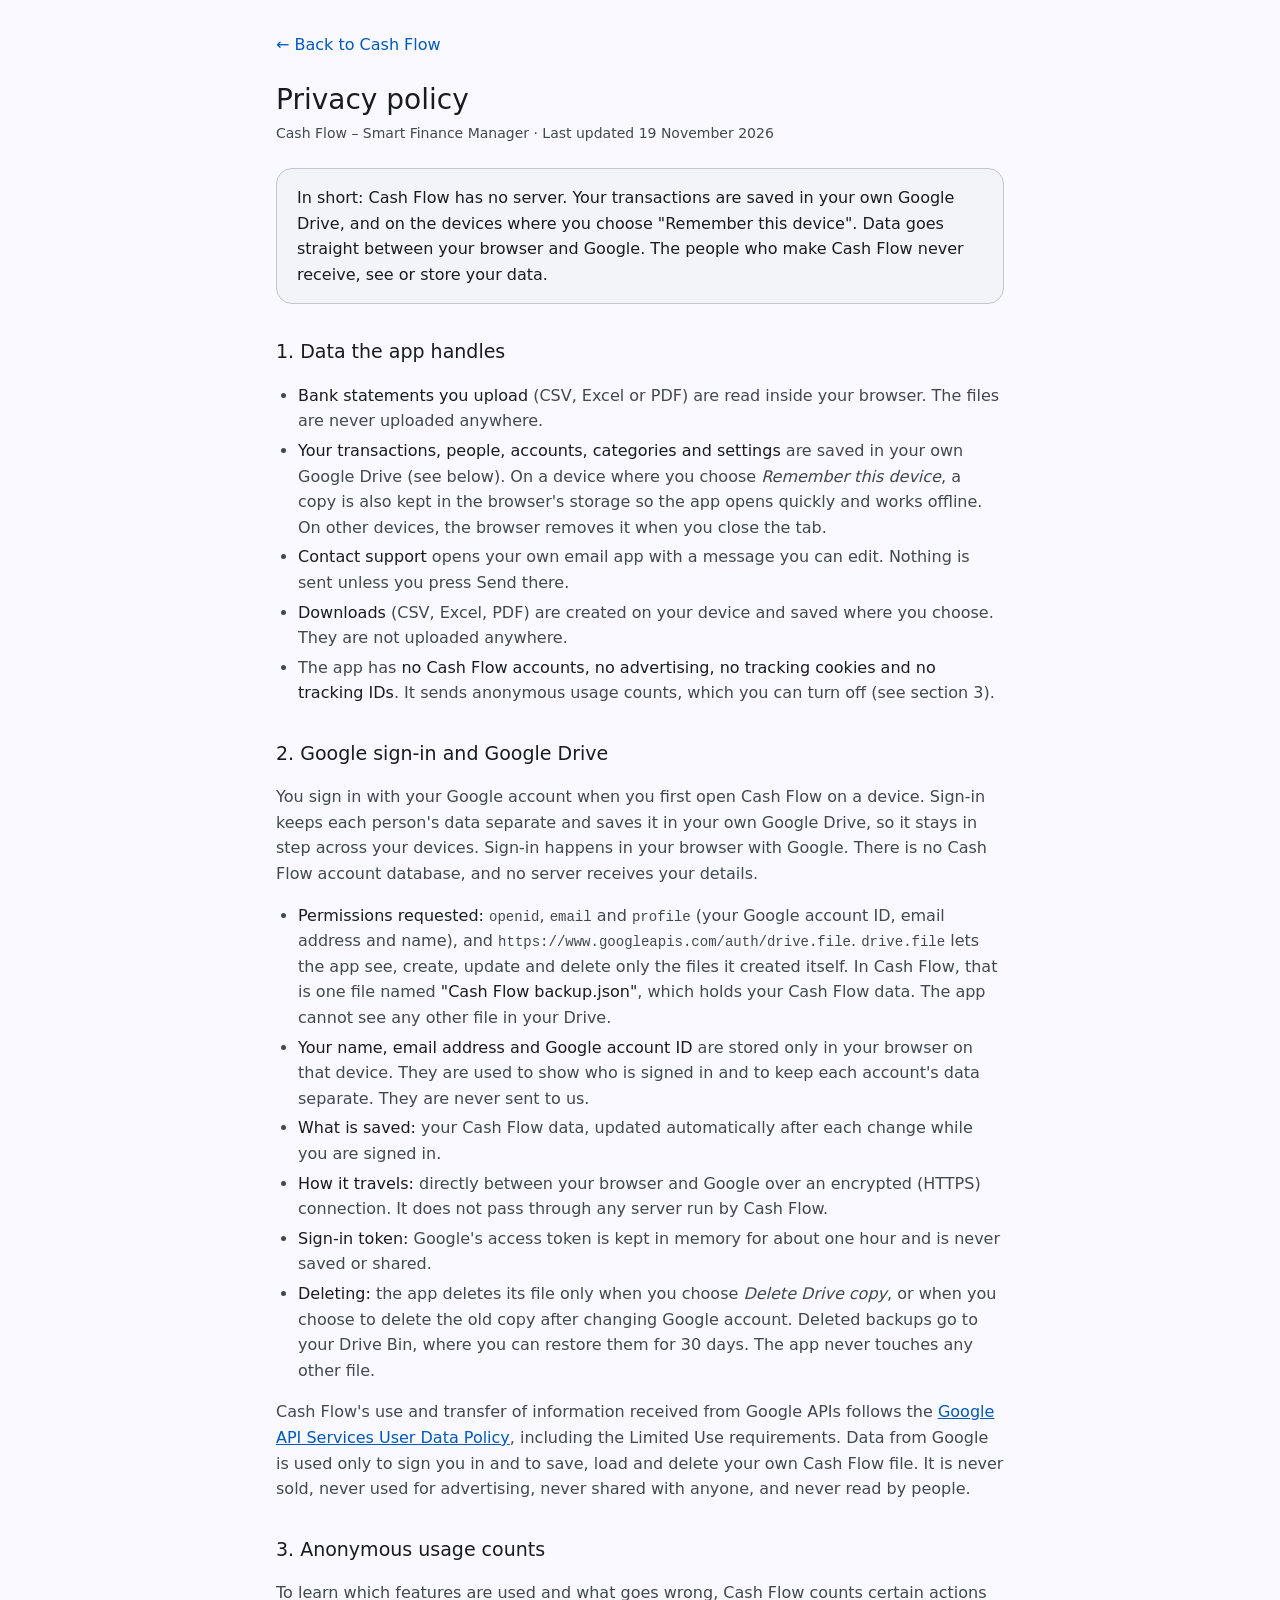
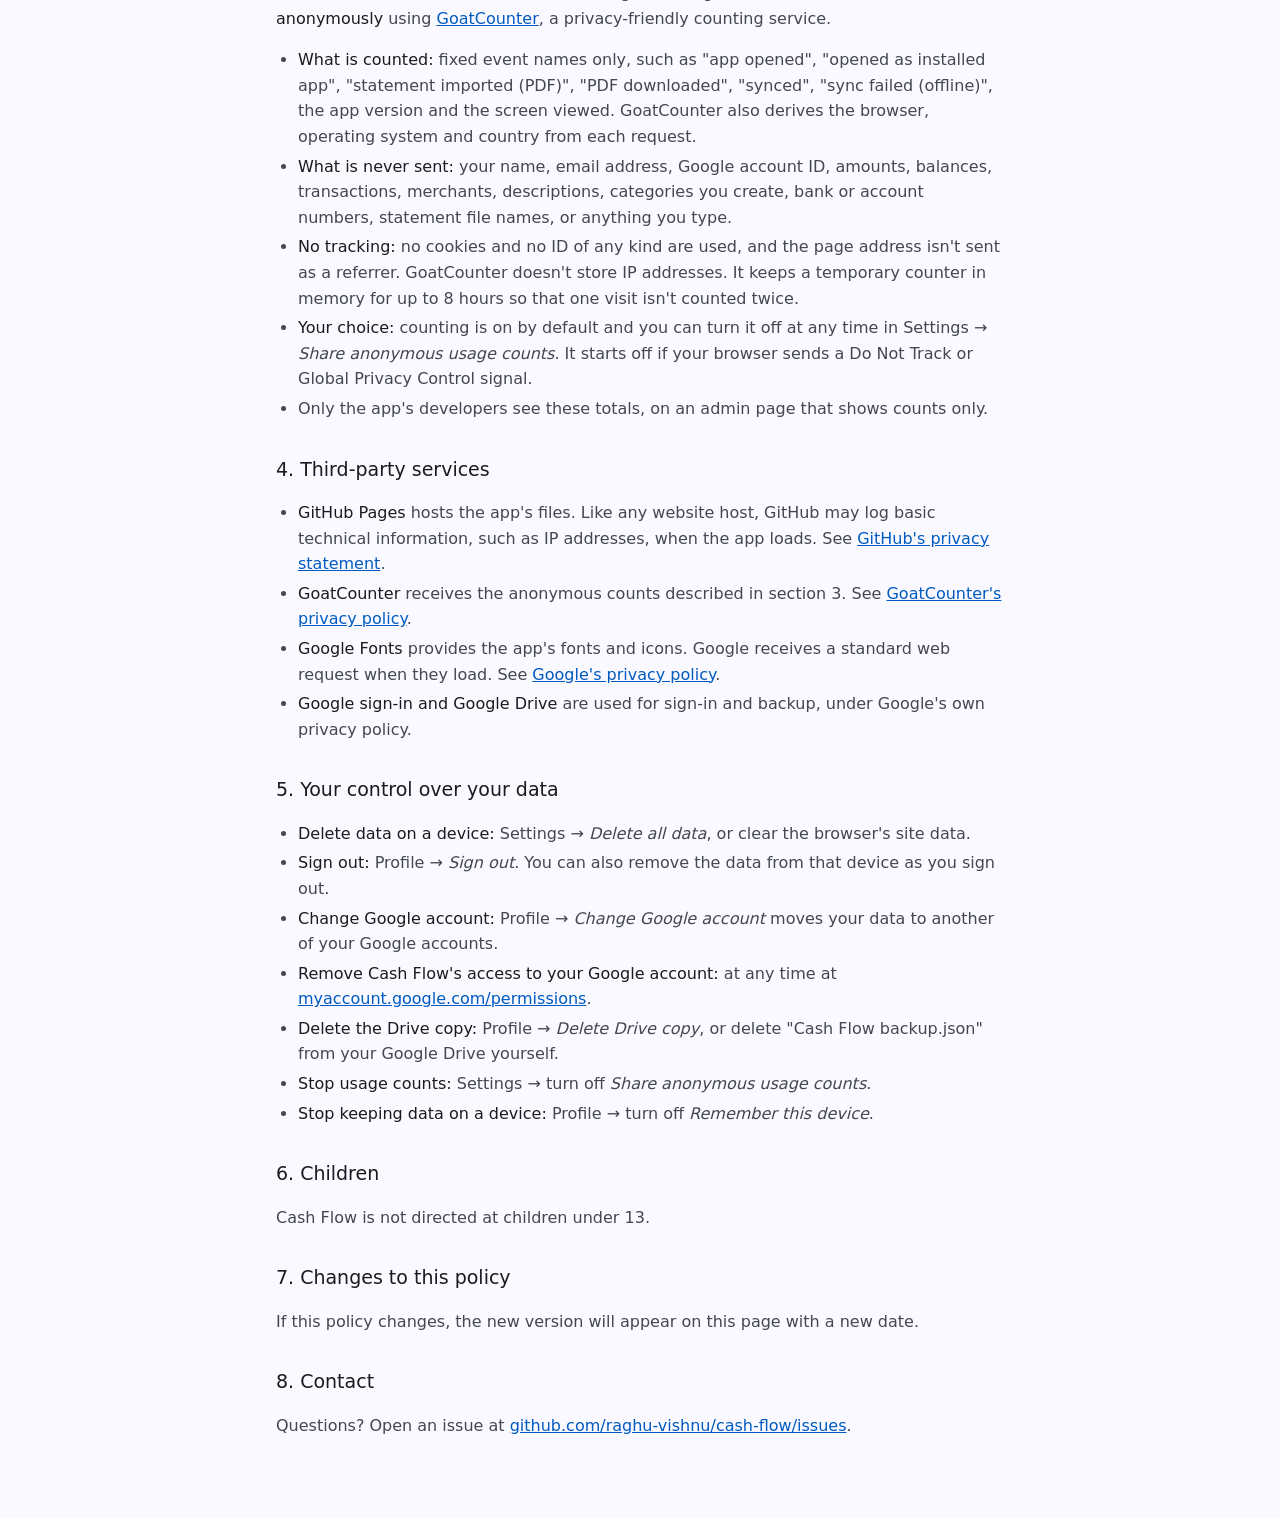
<file: privacy.html>
<!doctype html>
<html lang="en">
<head>
<meta charset="utf-8">
<meta name="viewport" content="width=device-width, initial-scale=1">
<title>Cash Flow · Privacy policy</title>
<meta name="description" content="How Cash Flow handles your data: it is saved in your own Google Drive and on the devices you choose. Cash Flow has no server.">
<link rel="icon" href="icons/icon.svg" type="image/svg+xml">
<script>try { const t = localStorage.getItem('cashflow.theme'); if (t === 'light' || t === 'dark') document.documentElement.dataset.theme = t; } catch (e) {}</script>
<style>
  :root { color-scheme: light; --bg: #F9F9FF; --card: #F3F3FA; --text: #1A1B20; --text-2: #44474F; --primary: #005AC1; --line: #C4C6D0; }
  @media (prefers-color-scheme: dark) { :root:not([data-theme="light"]) { color-scheme: dark; --bg: #111318; --card: #1A1B20; --text: #E2E2E9; --text-2: #C4C6D0; --primary: #ADC6FF; --line: #44474F; } }
  :root[data-theme="dark"] { color-scheme: dark; --bg: #111318; --card: #1A1B20; --text: #E2E2E9; --text-2: #C4C6D0; --primary: #ADC6FF; --line: #44474F; }
  * { box-sizing: border-box; }
  body { margin: 0; background: var(--bg); color: var(--text); font: 16px/1.6 Roboto, system-ui, -apple-system, "Segoe UI", sans-serif; }
  main { max-width: 760px; margin: 0 auto; padding: 32px 16px 64px; }
  h1 { font-size: 28px; line-height: 36px; font-weight: 500; margin: 0 0 4px; }
  h2 { font-size: 19px; font-weight: 500; margin: 32px 0 8px; }
  p, li { color: var(--text-2); }
  ul { padding-left: 22px; }
  li { margin: 4px 0; }
  a { color: var(--primary); }
  b { color: var(--text); font-weight: 500; }
  .meta { color: var(--text-2); font-size: 14px; margin: 0 0 24px; }
  .summary { background: var(--card); border: 1px solid var(--line); border-radius: 16px; padding: 16px 20px; }
  .summary p { margin: 0; color: var(--text); }
  .back { display: inline-block; margin-bottom: 24px; text-decoration: none; font-weight: 500; }
  code { font-size: 14px; overflow-wrap: anywhere; }
</style>
</head>
<body>
<main>
  <a class="back" href="./">← Back to Cash Flow</a>
  <h1>Privacy policy</h1>
  <p class="meta">Cash Flow – Smart Finance Manager · Last updated 19 November 2026</p>

  <div class="summary"><p><b>In short:</b> Cash Flow has no server. Your transactions are saved in <b>your own</b> Google Drive, and on the devices where you choose "Remember this device". Data goes straight between your browser and Google. The people who make Cash Flow never receive, see or store your data.</p></div>

  <h2>1. Data the app handles</h2>
  <ul>
    <li><b>Bank statements you upload</b> (CSV, Excel or PDF) are read inside your browser. The files are never uploaded anywhere.</li>
    <li><b>Your transactions, people, accounts, categories and settings</b> are saved in your own Google Drive (see below). On a device where you choose <i>Remember this device</i>, a copy is also kept in the browser's storage so the app opens quickly and works offline. On other devices, the browser removes it when you close the tab.</li>
    <li><b>Contact support</b> opens your own email app with a message you can edit. Nothing is sent unless you press Send there.</li>
    <li><b>Downloads</b> (CSV, Excel, PDF) are created on your device and saved where you choose. They are not uploaded anywhere.</li>
    <li>The app has <b>no Cash Flow accounts, no advertising, no tracking cookies and no tracking IDs</b>. It sends anonymous usage counts, which you can turn off (see section 3).</li>
  </ul>

  <h2>2. Google sign-in and Google Drive</h2>
  <p>You sign in with your Google account when you first open Cash Flow on a device. Sign-in keeps each person's data separate and saves it in your own Google Drive, so it stays in step across your devices. Sign-in happens in your browser with Google. There is no Cash Flow account database, and no server receives your details.</p>
  <ul>
    <li><b>Permissions requested:</b> <code>openid</code>, <code>email</code> and <code>profile</code> (your Google account ID, email address and name), and <code>https://www.googleapis.com/auth/drive.file</code>. <code>drive.file</code> lets the app see, create, update and delete only the files it created itself. In Cash Flow, that is one file named <b>"Cash Flow backup.json"</b>, which holds your Cash Flow data. The app cannot see any other file in your Drive.</li>
    <li><b>Your name, email address and Google account ID</b> are stored only in your browser on that device. They are used to show who is signed in and to keep each account's data separate. They are never sent to us.</li>
    <li><b>What is saved:</b> your Cash Flow data, updated automatically after each change while you are signed in.</li>
    <li><b>How it travels:</b> directly between your browser and Google over an encrypted (HTTPS) connection. It does not pass through any server run by Cash Flow.</li>
    <li><b>Sign-in token:</b> Google's access token is kept in memory for about one hour and is never saved or shared.</li>
    <li><b>Deleting:</b> the app deletes its file only when you choose <i>Delete Drive copy</i>, or when you choose to delete the old copy after changing Google account. Deleted backups go to your Drive Bin, where you can restore them for 30 days. The app never touches any other file.</li>
  </ul>
  <p>Cash Flow's use and transfer of information received from Google APIs follows the <a href="https://developers.google.com/terms/api-services-user-data-policy" rel="noopener">Google API Services User Data Policy</a>, including the Limited Use requirements. Data from Google is used only to sign you in and to save, load and delete your own Cash Flow file. It is never sold, never used for advertising, never shared with anyone, and never read by people.</p>

  <h2 id="usage">3. Anonymous usage counts</h2>
  <p>To learn which features are used and what goes wrong, Cash Flow counts certain actions <b>anonymously</b> using <a href="https://www.goatcounter.com/help/privacy" rel="noopener">GoatCounter</a>, a privacy-friendly counting service.</p>
  <ul>
    <li><b>What is counted:</b> fixed event names only, such as "app opened", "opened as installed app", "statement imported (PDF)", "PDF downloaded", "synced", "sync failed (offline)", the app version and the screen viewed. GoatCounter also derives the browser, operating system and country from each request.</li>
    <li><b>What is never sent:</b> your name, email address, Google account ID, amounts, balances, transactions, merchants, descriptions, categories you create, bank or account numbers, statement file names, or anything you type.</li>
    <li><b>No tracking:</b> no cookies and no ID of any kind are used, and the page address isn't sent as a referrer. GoatCounter doesn't store IP addresses. It keeps a temporary counter in memory for up to 8 hours so that one visit isn't counted twice.</li>
    <li><b>Your choice:</b> counting is on by default and you can turn it off at any time in Settings → <i>Share anonymous usage counts</i>. It starts off if your browser sends a Do Not Track or Global Privacy Control signal.</li>
    <li>Only the app's developers see these totals, on an admin page that shows counts only.</li>
  </ul>

  <h2>4. Third-party services</h2>
  <ul>
    <li><b>GitHub Pages</b> hosts the app's files. Like any website host, GitHub may log basic technical information, such as IP addresses, when the app loads. See <a href="https://docs.github.com/en/site-policy/privacy-policies/github-general-privacy-statement" rel="noopener">GitHub's privacy statement</a>.</li>
    <li><b>GoatCounter</b> receives the anonymous counts described in section 3. See <a href="https://www.goatcounter.com/help/privacy" rel="noopener">GoatCounter's privacy policy</a>.</li>
    <li><b>Google Fonts</b> provides the app's fonts and icons. Google receives a standard web request when they load. See <a href="https://policies.google.com/privacy" rel="noopener">Google's privacy policy</a>.</li>
    <li><b>Google sign-in and Google Drive</b> are used for sign-in and backup, under Google's own privacy policy.</li>
  </ul>

  <h2>5. Your control over your data</h2>
  <ul>
    <li><b>Delete data on a device:</b> Settings → <i>Delete all data</i>, or clear the browser's site data.</li>
    <li><b>Sign out:</b> Profile → <i>Sign out</i>. You can also remove the data from that device as you sign out.</li>
    <li><b>Change Google account:</b> Profile → <i>Change Google account</i> moves your data to another of your Google accounts.</li>
    <li><b>Remove Cash Flow's access to your Google account:</b> at any time at <a href="https://myaccount.google.com/permissions" rel="noopener">myaccount.google.com/permissions</a>.</li>
    <li><b>Delete the Drive copy:</b> Profile → <i>Delete Drive copy</i>, or delete "Cash Flow backup.json" from your Google Drive yourself.</li>
    <li><b>Stop usage counts:</b> Settings → turn off <i>Share anonymous usage counts</i>.</li>
    <li><b>Stop keeping data on a device:</b> Profile → turn off <i>Remember this device</i>.</li>
  </ul>

  <h2>6. Children</h2>
  <p>Cash Flow is not directed at children under 13.</p>

  <h2>7. Changes to this policy</h2>
  <p>If this policy changes, the new version will appear on this page with a new date.</p>

  <h2>8. Contact</h2>
  <p>Questions? Open an issue at <a href="https://github.com/raghu-vishnu/cash-flow/issues" rel="noopener">github.com/raghu-vishnu/cash-flow/issues</a>.</p>
</main>
</body>
</html>
</file>
